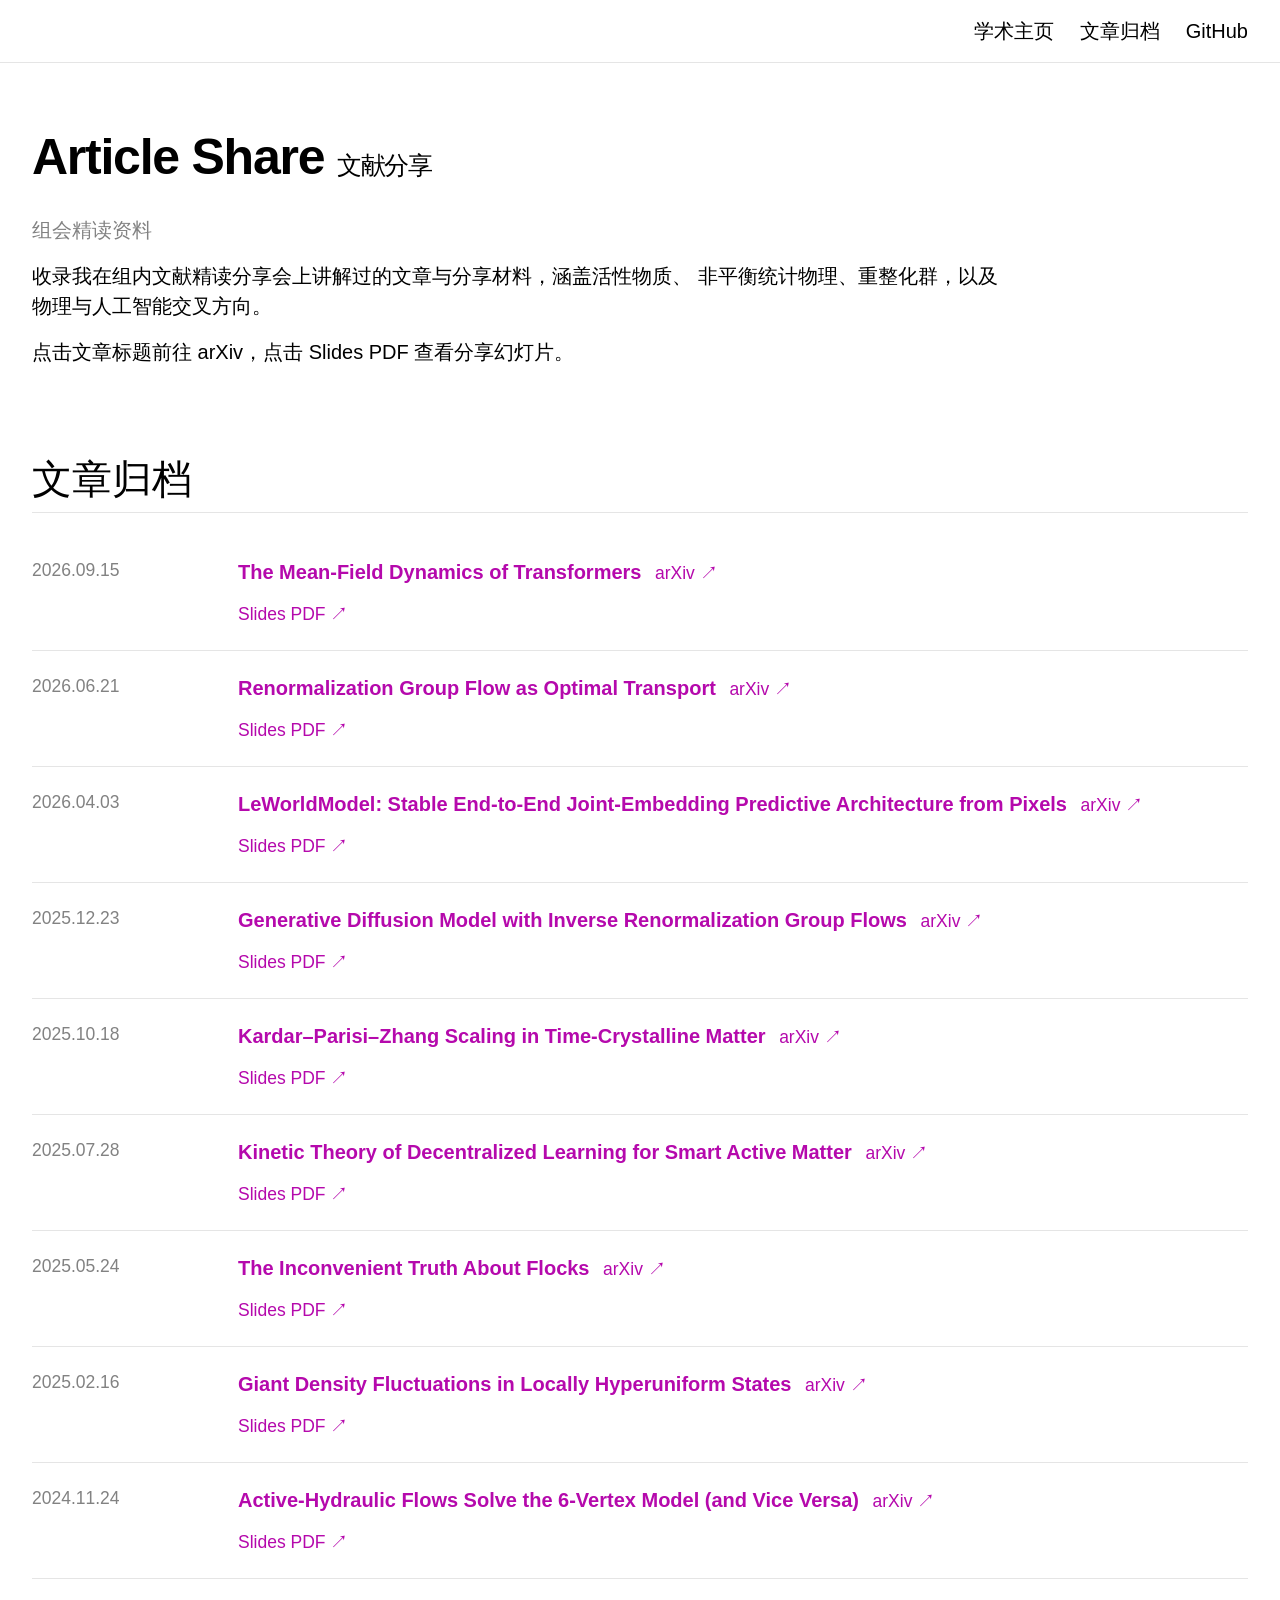
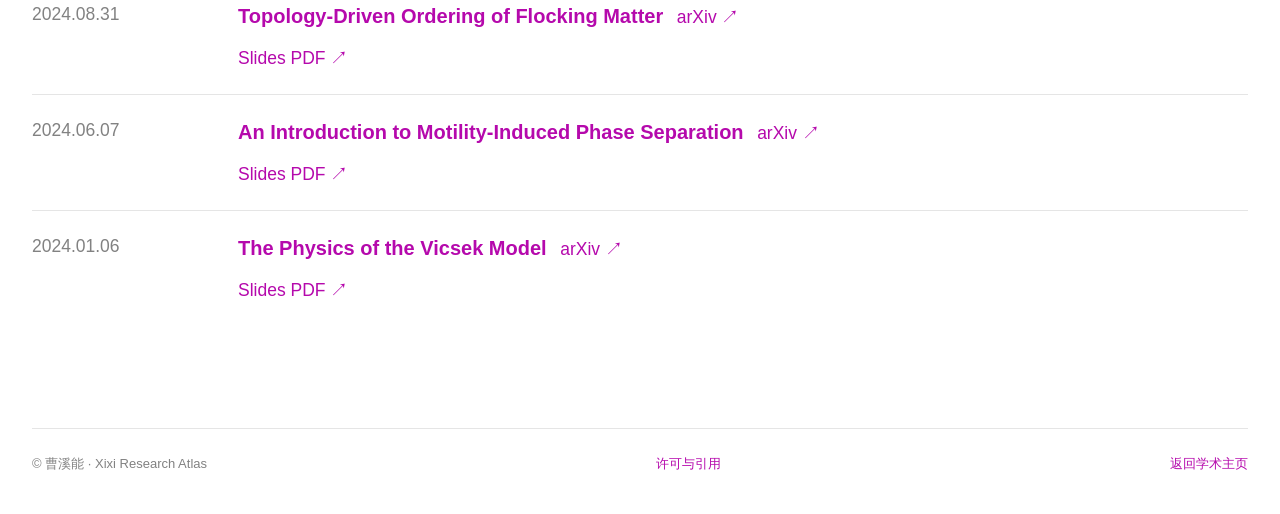
<file: index.html>
<!doctype html>
<html lang="zh-CN">
<head>
    <meta charset="utf-8">
    <meta name="viewport" content="width=device-width, initial-scale=1">
    <title>Article Share · Xixi Research Atlas</title>
    <meta name="description" content="曹溪能的组会文献精读归档：原论文 arXiv 链接与分享幻灯片 PDF。">
    <meta property="og:type" content="website">
    <meta property="og:url" content="https://xixi-cc.github.io/article-share/">
    <meta property="og:title" content="Article Share · Xixi Research Atlas">
    <meta property="og:description" content="组会文献精读归档：原论文 arXiv 链接与分享幻灯片 PDF。">
    <meta property="og:image" content="https://xixi-cc.github.io/article-share/assets/og.png">
    <meta name="twitter:card" content="summary_large_image">
    <meta name="twitter:title" content="Article Share · Xixi Research Atlas">
    <meta name="twitter:description" content="组会文献精读归档：原论文 arXiv 链接与分享幻灯片 PDF。">
    <meta name="twitter:image" content="https://xixi-cc.github.io/article-share/assets/og.png">
    <link rel="canonical" href="https://xixi-cc.github.io/article-share/">
    <link rel="stylesheet" href="styles.css">
    <script type="application/ld+json">
    {
      "@context": "https://schema.org",
      "@type": "CollectionPage",
      "name": "Article Share · Xixi Research Atlas",
      "description": "曹溪能的组会文献精读归档：原论文链接与分享幻灯片 PDF。",
      "url": "https://xixi-cc.github.io/article-share/",
      "inLanguage": ["zh-CN", "en"],
      "creator": {
        "@type": "Person",
        "name": "Xineng Cao",
        "alternateName": ["Xixi Cao", "曹溪能"],
        "url": "https://xixi-cc.github.io/"
      },
      "isPartOf": {"@type": "WebSite", "name": "Xixi Research Atlas", "url": "https://xixi-cc.github.io/"}
    }
    </script>
</head>
<body>
    <header class="topbar">
        <nav aria-label="主导航">
            <a href="https://xixi-cc.github.io/">学术主页</a>
            <a href="#archive">文章归档</a>
            <a href="https://github.com/xixi-cc/article-share" target="_blank" rel="noreferrer">GitHub</a>
        </nav>
    </header>

    <main>
        <section class="about" aria-labelledby="page-title">
            <h1 id="page-title"><strong>Article Share</strong> <span>文献分享</span></h1>
            <p class="role">组会精读资料</p>
            <p class="intro-copy">
                收录我在组内文献精读分享会上讲解过的文章与分享材料，涵盖活性物质、
                非平衡统计物理、重整化群，以及物理与人工智能交叉方向。
            </p>
            <p>点击文章标题前往 arXiv，点击 Slides PDF 查看分享幻灯片。</p>
        </section>

        <section id="archive" aria-labelledby="archive-title">
            <h2 id="archive-title">文章归档</h2>
            <div class="paper-list">
            <!-- BEGIN GENERATED PAPERS -->
                <article class="paper-row">
                    <div class="paper-meta"><time datetime="2026-09-15">2026.09.15</time></div>
                    <div class="paper-content">
                        <h3><a href="https://arxiv.org/abs/2512.01868" target="_blank" rel="noreferrer">The Mean-Field Dynamics of Transformers <span class="link-label">arXiv ↗</span></a></h3>
                        <a class="slides-link" href="The Mean-Field Dynamics of Transformers/文献分享_20260915_The Mean-Field Dynamics of Transformers.pdf" target="_blank">Slides PDF ↗</a>
                    </div>
                </article>

                <article class="paper-row">
                    <div class="paper-meta"><time datetime="2026-06-21">2026.06.21</time></div>
                    <div class="paper-content">
                        <h3><a href="https://arxiv.org/abs/2202.11737" target="_blank" rel="noreferrer">Renormalization Group Flow as Optimal Transport <span class="link-label">arXiv ↗</span></a></h3>
                        <a class="slides-link" href="Renormalization Group Flow as Optimal Transport/文献分享_20260621_Renormalization Group Flow asOptimal Transport.pdf" target="_blank">Slides PDF ↗</a>
                    </div>
                </article>

                <article class="paper-row">
                    <div class="paper-meta"><time datetime="2026-04-03">2026.04.03</time></div>
                    <div class="paper-content">
                        <h3><a href="https://arxiv.org/abs/2603.19312" target="_blank" rel="noreferrer">LeWorldModel: Stable End-to-End Joint-Embedding Predictive Architecture from Pixels <span class="link-label">arXiv ↗</span></a></h3>
                        <a class="slides-link" href="LeWorldModel Stable End-to-End Joint-Embedding Predictive Architecture from Pixels/文献汇报_20260403_leaworldmodel.pdf" target="_blank">Slides PDF ↗</a>
                    </div>
                </article>

                <article class="paper-row">
                    <div class="paper-meta"><time datetime="2025-12-23">2025.12.23</time></div>
                    <div class="paper-content">
                        <h3><a href="https://arxiv.org/abs/2501.09064" target="_blank" rel="noreferrer">Generative Diffusion Model with Inverse Renormalization Group Flows <span class="link-label">arXiv ↗</span></a></h3>
                        <a class="slides-link" href="Generative Diffusion Model with Inverse Renormalization Group Flows/文献汇报_20251223_Generative diffusion model with inverse renormalization group flows.pdf" target="_blank">Slides PDF ↗</a>
                    </div>
                </article>

                <article class="paper-row">
                    <div class="paper-meta"><time datetime="2025-10-18">2025.10.18</time></div>
                    <div class="paper-content">
                        <h3><a href="https://arxiv.org/abs/2412.09677" target="_blank" rel="noreferrer">Kardar–Parisi–Zhang Scaling in Time-Crystalline Matter <span class="link-label">arXiv ↗</span></a></h3>
                        <a class="slides-link" href="Kardar-Parisi-Zhang Scaling in Time-Crystalline Matter/文献分享_20251018_Kardar-Parisi-Zhang Scaling in Time-Crystalline Matter.pdf" target="_blank">Slides PDF ↗</a>
                    </div>
                </article>

                <article class="paper-row">
                    <div class="paper-meta"><time datetime="2025-07-28">2025.07.28</time></div>
                    <div class="paper-content">
                        <h3><a href="https://arxiv.org/abs/2501.03948" target="_blank" rel="noreferrer">Kinetic Theory of Decentralized Learning for Smart Active Matter <span class="link-label">arXiv ↗</span></a></h3>
                        <a class="slides-link" href="Kinetic Theory of Decentralized Learning for Smart Active Matter/文献分享_20250728_Kinetic Theory of Decentralized Learning for Smart Active Matter.pdf" target="_blank">Slides PDF ↗</a>
                    </div>
                </article>

                <article class="paper-row">
                    <div class="paper-meta"><time datetime="2025-05-24">2025.05.24</time></div>
                    <div class="paper-content">
                        <h3><a href="https://arxiv.org/abs/2503.17064" target="_blank" rel="noreferrer">The Inconvenient Truth About Flocks <span class="link-label">arXiv ↗</span></a></h3>
                        <a class="slides-link" href="The Inconvenient Truth About Flocks/文献分享_20250524_inconvenient truth about flocks.pdf" target="_blank">Slides PDF ↗</a>
                    </div>
                </article>

                <article class="paper-row">
                    <div class="paper-meta"><time datetime="2025-02-16">2025.02.16</time></div>
                    <div class="paper-content">
                        <h3><a href="https://arxiv.org/abs/2410.18741" target="_blank" rel="noreferrer">Giant Density Fluctuations in Locally Hyperuniform States <span class="link-label">arXiv ↗</span></a></h3>
                        <a class="slides-link" href="Giant Density Fluctuations in Locally Hyperuniform States/文献分享_20250216_giant density fluctuations in locally hyperuniform.pdf" target="_blank">Slides PDF ↗</a>
                    </div>
                </article>

                <article class="paper-row">
                    <div class="paper-meta"><time datetime="2024-11-24">2024.11.24</time></div>
                    <div class="paper-content">
                        <h3><a href="https://arxiv.org/abs/2410.13377" target="_blank" rel="noreferrer">Active-Hydraulic Flows Solve the 6-Vertex Model (and Vice Versa) <span class="link-label">arXiv ↗</span></a></h3>
                        <a class="slides-link" href="Active-Hydraulic Flows Solve the 6-Vertex Model (and Vice Versa)/文献分享_20241124_active hydrauli flows solve the 60vertex models(and vice versa).pdf" target="_blank">Slides PDF ↗</a>
                    </div>
                </article>

                <article class="paper-row">
                    <div class="paper-meta"><time datetime="2024-08-31">2024.08.31</time></div>
                    <div class="paper-content">
                        <h3><a href="https://arxiv.org/abs/2103.03861" target="_blank" rel="noreferrer">Topology-Driven Ordering of Flocking Matter <span class="link-label">arXiv ↗</span></a></h3>
                        <a class="slides-link" href="Topology-Driven Ordering of Flocking Matter/文献汇报_20240831_Topology-Driven Ordering of Flocking Matter.pdf" target="_blank">Slides PDF ↗</a>
                    </div>
                </article>

                <article class="paper-row">
                    <div class="paper-meta"><time datetime="2024-06-07">2024.06.07</time></div>
                    <div class="paper-content">
                        <h3><a href="https://arxiv.org/abs/2112.03979" target="_blank" rel="noreferrer">An Introduction to Motility-Induced Phase Separation <span class="link-label">arXiv ↗</span></a></h3>
                        <a class="slides-link" href="An Introduction to Motility-Induced Phase Separation/文献分享_20240607_An Introduction to MIPS.pdf" target="_blank">Slides PDF ↗</a>
                    </div>
                </article>

                <article class="paper-row">
                    <div class="paper-meta"><time datetime="2024-01-06">2024.01.06</time></div>
                    <div class="paper-content">
                        <h3><a href="https://arxiv.org/abs/1511.01451" target="_blank" rel="noreferrer">The Physics of the Vicsek Model <span class="link-label">arXiv ↗</span></a></h3>
                        <a class="slides-link" href="The Physics of the Vicsek Model/文献分享_20240106_the physics of vicsek model.pdf" target="_blank">Slides PDF ↗</a>
                    </div>
                </article>
<!-- END GENERATED PAPERS -->
            </div>
        </section>
    </main>

    <footer>
        <span>© 曹溪能 · Xixi Research Atlas</span>
        <a href="rights.html">许可与引用</a>
        <a href="https://xixi-cc.github.io/">返回学术主页</a>
    </footer>
    <!-- Cloudflare Web Analytics -->
    <script type="module" src="https://static.cloudflareinsights.com/beacon.min.js" data-cf-beacon='{"token":"73522e5dee9b42b0be84b4847e4dd502"}'></script>
    <!-- End Cloudflare Web Analytics -->
</body>
</html>
</file>
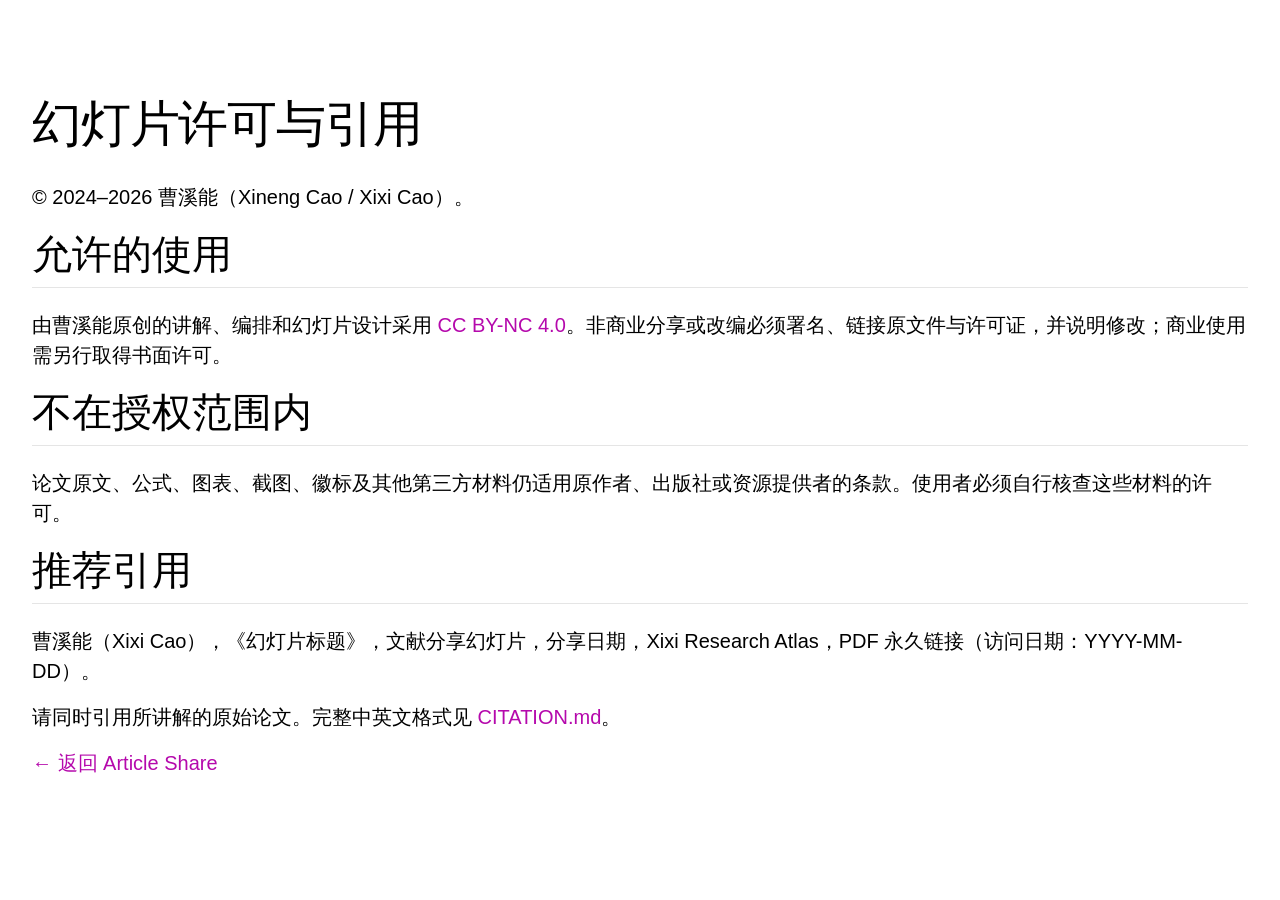
<file: rights.html>
<!doctype html>
<html lang="zh-CN">
<head>
    <meta charset="utf-8">
    <meta name="viewport" content="width=device-width, initial-scale=1">
    <title>幻灯片许可与引用 · Article Share</title>
    <meta name="description" content="Article Share 幻灯片的许可范围、第三方材料边界与引用格式。">
    <link rel="canonical" href="https://xixi-cc.github.io/article-share/rights.html">
    <link rel="stylesheet" href="styles.css">
</head>
<body>
    <main>
        <section aria-labelledby="rights-title">
            <h1 id="rights-title">幻灯片许可与引用</h1>
            <p>© 2024–2026 曹溪能（Xineng Cao / Xixi Cao）。</p>
            <h2>允许的使用</h2>
            <p>由曹溪能原创的讲解、编排和幻灯片设计采用 <a href="https://creativecommons.org/licenses/by-nc/4.0/">CC BY-NC 4.0</a>。非商业分享或改编必须署名、链接原文件与许可证，并说明修改；商业使用需另行取得书面许可。</p>
            <h2>不在授权范围内</h2>
            <p>论文原文、公式、图表、截图、徽标及其他第三方材料仍适用原作者、出版社或资源提供者的条款。使用者必须自行核查这些材料的许可。</p>
            <h2>推荐引用</h2>
            <p>曹溪能（Xixi Cao），《幻灯片标题》，文献分享幻灯片，分享日期，Xixi Research Atlas，PDF 永久链接（访问日期：YYYY-MM-DD）。</p>
            <p>请同时引用所讲解的原始论文。完整中英文格式见 <a href="https://github.com/xixi-cc/article-share/blob/main/CITATION.md">CITATION.md</a>。</p>
            <p><a href="./">← 返回 Article Share</a></p>
        </section>
    </main>
    <!-- Cloudflare Web Analytics -->
    <script type="module" src="https://static.cloudflareinsights.com/beacon.min.js" data-cf-beacon='{"token":"73522e5dee9b42b0be84b4847e4dd502"}'></script>
    <!-- End Cloudflare Web Analytics -->
</body>
</html>
</file>
<file: styles.css>
:root {
    --text: #000;
    --muted: #828282;
    --line: rgba(0, 0, 0, .1);
    --accent: #b509ac;
    --background: #fff;
}

* { box-sizing: border-box; }
html { font-size: 20px; scroll-behavior: smooth; scroll-padding-top: 88px; }

body {
    margin: 0;
    color: var(--text);
    background: var(--background);
    font-family: -apple-system, BlinkMacSystemFont, "Segoe UI", Roboto, "Helvetica Neue", Arial, "Microsoft YaHei", sans-serif;
    font-size: 1rem;
    font-weight: 400;
    line-height: 1.5;
}

a { color: var(--accent); text-decoration: none; }
a:hover { text-decoration: underline; text-underline-offset: 3px; }
a:focus-visible { outline: 2px solid var(--accent); outline-offset: 4px; }

.topbar {
    position: sticky;
    top: 0;
    z-index: 10;
    border-bottom: 1px solid var(--line);
    background: rgba(255, 255, 255, .96);
}

.topbar nav {
    display: flex;
    justify-content: flex-end;
    gap: 26px;
    width: min(1400px, calc(100% - 64px));
    margin: 0 auto;
    padding: 16px 0;
    font-size: 1rem;
}

.topbar a { color: var(--text); }

main,
footer {
    width: min(1400px, calc(100% - 64px));
    margin-inline: auto;
}

main { padding: 64px 0 72px; }
section { padding: 30px 0; }
section + section { margin-top: 10px; }

.about {
    min-height: 280px;
    padding-top: 0;
}

.intro-copy,
.about p { max-width: 980px; }
.role { color: var(--muted); }

h1 {
    margin: 0 0 28px;
    font-size: 2.5rem;
    font-weight: 400;
    line-height: 1.2;
    letter-spacing: -.025em;
}

h1 strong { font-weight: 700; }
h1 span { font-size: .5em; font-weight: 400; white-space: nowrap; }

h2 {
    margin: 0 0 22px;
    padding-bottom: 7px;
    border-bottom: 1px solid var(--line);
    font-size: 2rem;
    font-weight: 500;
    line-height: 1.3;
}

h3 {
    margin: 0 0 6px;
    font-size: 1rem;
    font-weight: 700;
}

.link-label {
    margin-left: 8px;
    font-size: .875rem;
    font-weight: 400;
    white-space: nowrap;
}

p { margin: 0 0 16px; }

.paper-row {
    display: grid;
    grid-template-columns: 180px minmax(0, 1fr);
    gap: 26px;
    padding: 22px 0;
}

.paper-row + .paper-row { border-top: 1px solid var(--line); }

.paper-meta {
    color: var(--muted);
    font-size: .875rem;
}

.paper-meta time { display: block; }

.slides-link {
    display: inline-block;
    margin-top: 8px;
    font-size: .875rem;
}

footer {
    display: flex;
    justify-content: space-between;
    gap: 24px;
    padding: 25px 0 40px;
    border-top: 1px solid var(--line);
    color: var(--muted);
    font-size: 13px;
}

@media (max-width: 620px) {
    html { font-size: 16px; }

    .topbar nav {
        justify-content: flex-start;
        gap: 18px;
        overflow-x: auto;
    }

    main,
    footer,
    .topbar nav { width: min(100% - 32px, 1400px); }
    main { padding-top: 46px; }
    .about { min-height: 240px; }

    .paper-row {
        grid-template-columns: 1fr;
        gap: 6px;
    }

    footer { flex-direction: column; gap: 4px; }
}

@media (prefers-reduced-motion: reduce) {
    html { scroll-behavior: auto; }
}
</file>
